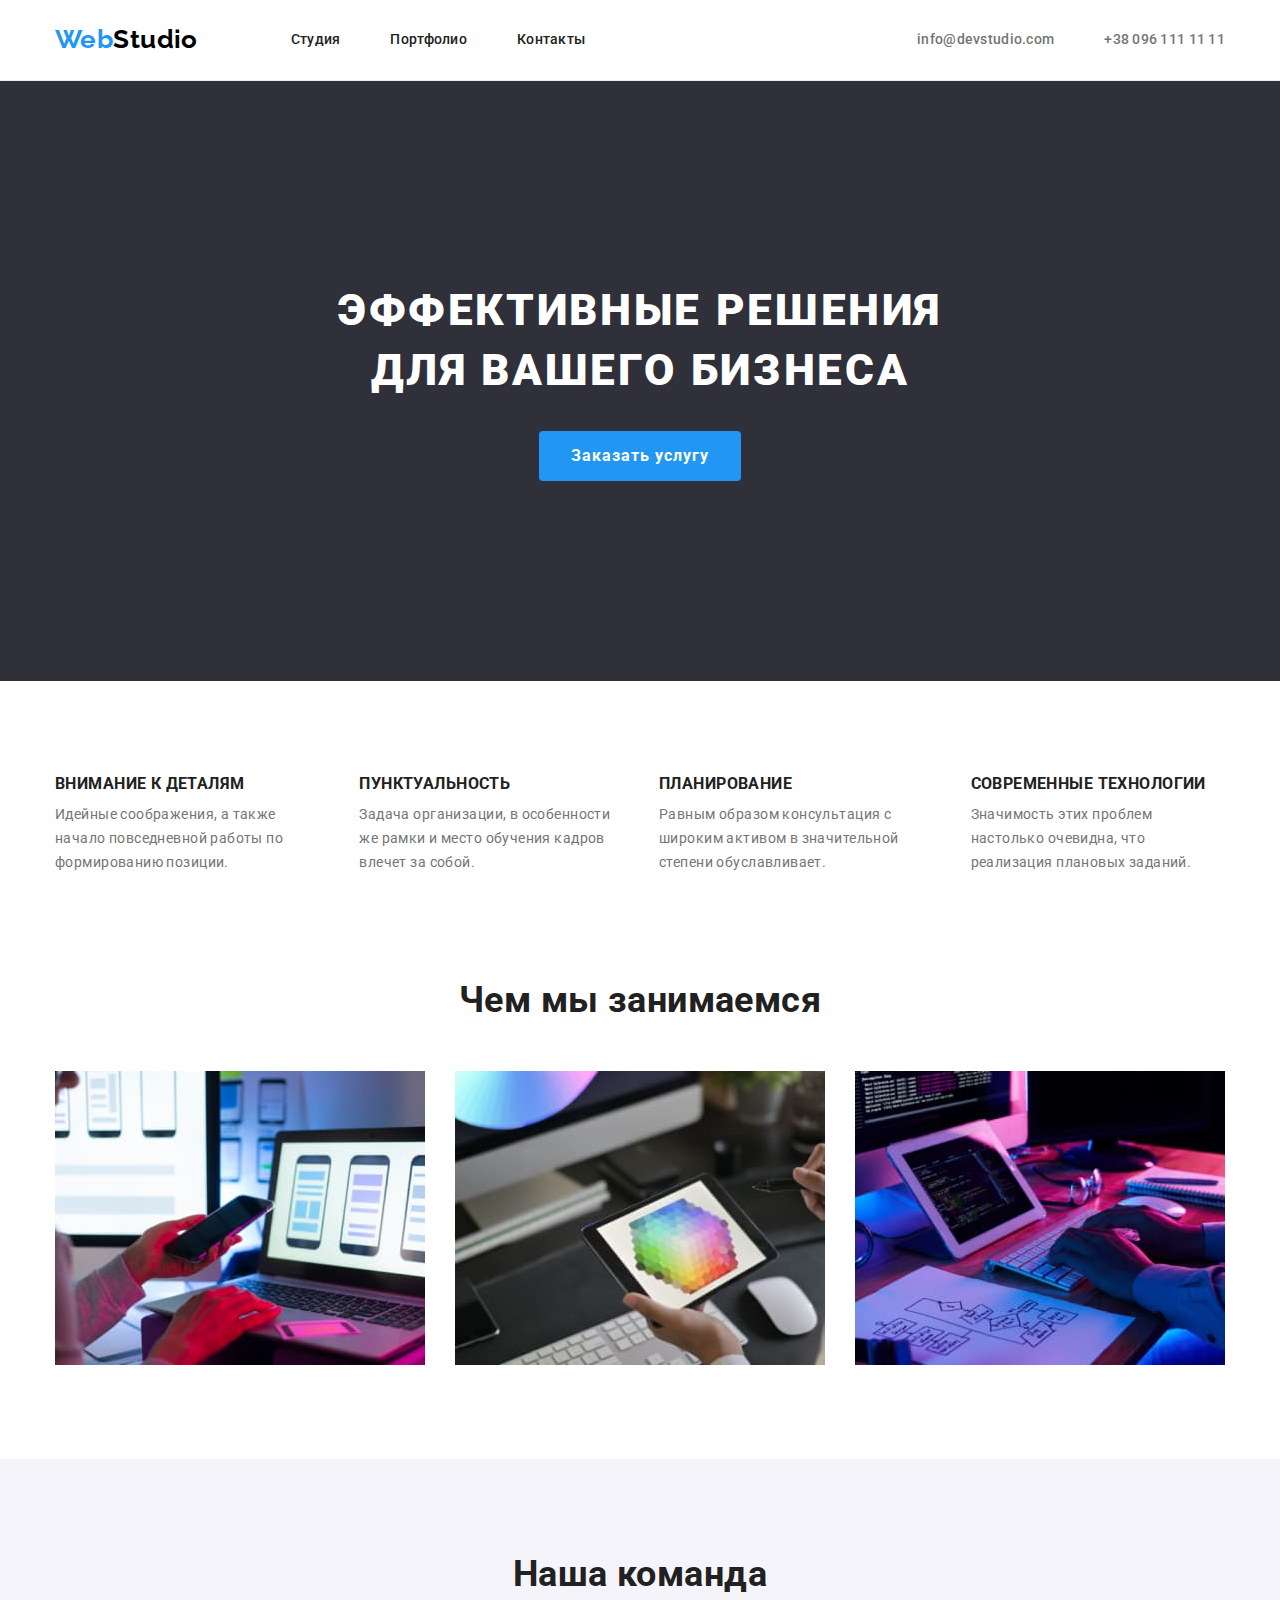
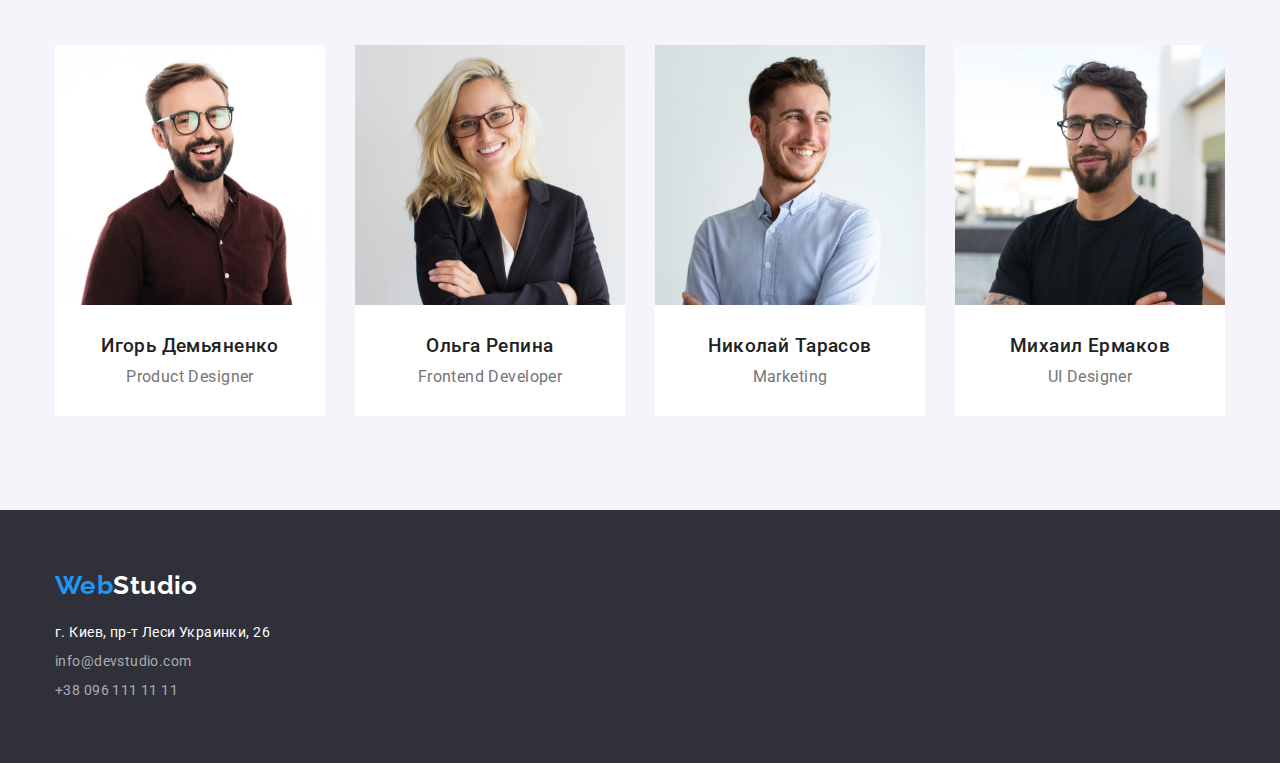
<file: index.html>
<!DOCTYPE html>
<html lang="ru">
  <head>
    <meta charset="UTF-8" />
    <meta http-equiv="X-UA-Compatible" content="IE=edge" />
    <meta name="viewport" content="width=device-width, initial-scale=1.0" />
    <title>MainPage</title>
    <link
      href="https://fonts.googleapis.com/css2?family=Raleway:wght@700&family=Roboto:wght@400;500;700;900&display=swap"
      rel="stylesheet"
    />
    <link
      rel="stylesheet"
      href="https://cdnjs.cloudflare.com/ajax/libs/modern-normalize/1.1.0/modern-normalize.min.css"
    />
    <link rel="stylesheet" href="css/styles.css" />
  </head>
  <body>
    <!--Header-->

    <header class="header-border">
      <div class="container top-bar">
        <a href="./index.html" class="logo"><span class="logo-first">Web</span>Studio</a>
        <nav>
          <ul class="site-nav list">
            <li class="list-item"><a href="./index.html" class="link">Студия</a></li>
            <li class="list-item"><a href="./portfolio.html" class="link">Портфолио</a></li>
            <li class="list-item"><a href="#" class="link">Контакты</a></li>
          </ul>
        </nav>
        <ul class="auth-nav list">
          <li class="list-item">
            <a href="mailto:info@devstudio.com" class="link">info@devstudio.com</a>
          </li>
          <li class="list-item">
            <a href="tel:+380961111111" class="link">+38 096 111 11 11</a>
          </li>
        </ul>
      </div>
    </header>

    <!--Main section-->

    <main>
      <section class="section hero">
        <h1 class="hero-title">
          Эффективные решения <br />
          для вашего бизнеса
        </h1>
        <button type="button" class="hero-button">Заказать услугу</button>
      </section>

      <!-- Features section-->

      <section class="section features">
        <div class="container features-shell">
          <h2 hidden>Наши особенности</h2>
          <ul class="features-list list">
            <li class="list-item">
              <h3 class="title">Внимание к деталям</h3>
              <p class="features-content">
                Идейные соображения, а также начало повседневной работы по формированию позиции.
              </p>
            </li>
            <li class="list-item">
              <h3 class="title">Пунктуальность</h3>
              <p class="features-content">
                Задача организации, в особенности же рамки и место обучения кадров влечет за собой.
              </p>
            </li>
            <li class="list-item">
              <h3 class="title">Планирование</h3>
              <p class="features-content">
                Равным образом консультация с широким активом в значительной степени обуславливает.
              </p>
            </li>
            <li class="list-item">
              <h3 class="title">Современные технологии</h3>
              <p class="features-content">
                Значимость этих проблем настолько очевидна, что реализация плановых заданий.
              </p>
            </li>
          </ul>
        </div>
      </section>

      <!-- Occupations section-->

      <section class="section occupation">
        <div class="container occupation-shell">
          <h2 class="section-title">Чем мы занимаемся</h2>
          <ul class="occupation-list list">
            <li class="list-item">
              <img src="./images/occupation2.jpg" alt="Мобильные приложения" width="370" />
            </li>
            <li class="list-item">
              <img src="./images/occupation3.jpg" alt="Разработка дизайна" width="370" />
            </li>
            <li class="list-item">
              <img src="./images/occupation1.jpg" alt="Десктопные приложения" width="370" />
            </li>
          </ul>
        </div>
      </section>

      <!-- Our team section-->

      <section class="section team">
        <div class="container team-shell">
          <h2 class="section-title">Наша команда</h2>
          <ul class="team-list list">
            <li class="list-item">
              <img src="./images/staff1.jpg" alt="Фото Игоря Демьяненко" width="270" />
              <h3 class="team-unit">Игорь Демьяненко</h3>
              <p class="unit-position">Product Designer</p>
            </li>
            <li class="list-item">
              <img src="./images/staff2.jpg" alt="Фото Ольги Репиной" width="270" />
              <h3 class="team-unit">Ольга Репина</h3>
              <p class="unit-position">Frontend Developer</p>
            </li>
            <li class="list-item">
              <img src="./images/staff3.jpg" alt="Фото Николая Тарасова" width="270" />
              <h3 class="team-unit">Николай Тарасов</h3>
              <p class="unit-position">Marketing</p>
            </li>
            <li class="list-item">
              <img src="./images/staff4.jpg" alt="Фото Михаила Ермакова" width="270" />
              <h3 class="team-unit">Михаил Ермаков</h3>
              <p class="unit-position">UI Designer</p>
            </li>
          </ul>
        </div>
      </section>
    </main>

    <!--Footer-->

    <footer class="section bottom">
      <div class="container bottom-shell">
        <a href="./index.html" class="logo"><span class="logo-first">Web</span>Studio</a>
        <address>
          <ul class="bottom-list list">
            <li class="list-item">
              <a
                href="https://www.google.com.ua/maps/place/%D0%B1%D1%83%D0%BB.+%D0%9B%D0%B5%D1%81%D0%B8+%D0%A3%D0%BA%D1%80%D0%B0%D0%B8%D0%BD%D0%BA%D0%B8,+26,+%D0%9A%D0%B8%D0%B5%D0%B2,+02000/@50.4267174,30.5365151,17.56z/data=!4m5!3m4!1s0x40d4cf0e033ecbe9:0x57a4dffefec77da0!8m2!3d50.4265807!4d30.538386?hl=ru"
                class="map-address link"
                >г. Киев, пр-т Леси Украинки, 26</a
              >
            </li>
            <li class="list-item">
              <a href="mailto:info@devstudio.com" class="mailphone link">info@devstudio.com</a>
            </li>
            <li class="list-item">
              <a href="tel:+380961111111" class="mailphone link">+38 096 111 11 11</a>
            </li>
          </ul>
        </address>
      </div>
    </footer>
  </body>
</html>
</file>
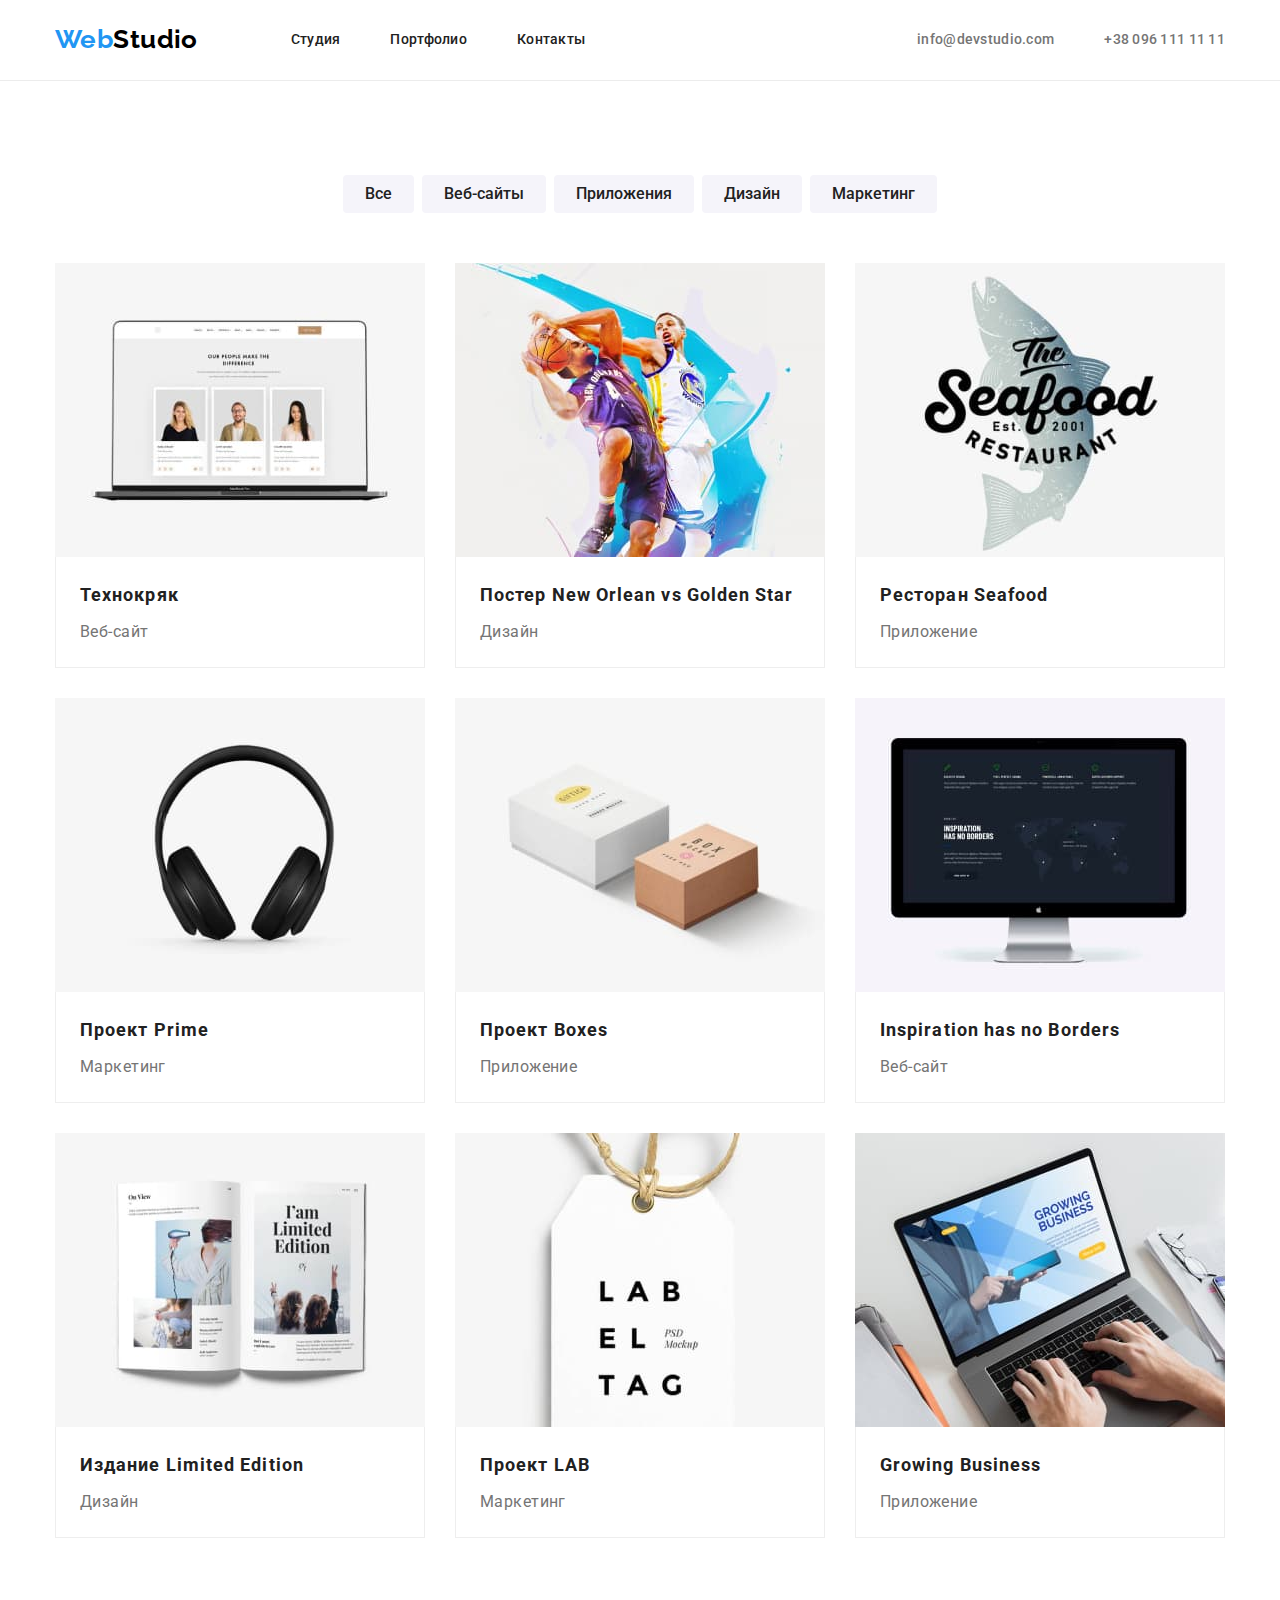
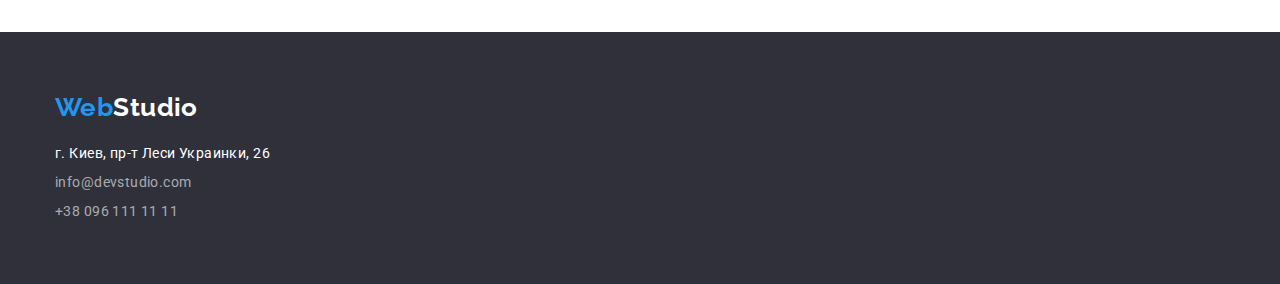
<file: portfolio.html>
<!DOCTYPE html>
<html lang="ru">
  <head>
    <meta charset="UTF-8" />
    <meta http-equiv="X-UA-Compatible" content="IE=edge" />
    <meta name="viewport" content="width=device-width, initial-scale=1.0" />
    <title>PortfolioPage</title>
    <link
      href="https://fonts.googleapis.com/css2?family=Raleway:wght@700&family=Roboto:wght@400;500;700;900&display=swap"
      rel="stylesheet"
    />
    <link
      rel="stylesheet"
      href="https://cdnjs.cloudflare.com/ajax/libs/modern-normalize/1.1.0/modern-normalize.min.css"
    />
    <link rel="stylesheet" href="./css/styles.css" />
  </head>

  <body>
    <!--Header--><!--Header--><!--Header--><!--Header--><!--Header--><!--Header--><!--Header--><!--Header-->

    <header class="header-border">
      <div class="container top-bar">
        <a href="./index.html" class="logo"><span class="logo-first">Web</span>Studio</a>
        <nav>
          <ul class="site-nav list">
            <li class="list-item"><a href="./index.html" class="link">Студия</a></li>
            <li class="list-item"><a href="./portfolio.html" class="link">Портфолио</a></li>
            <li class="list-item"><a href="#" class="link">Контакты</a></li>
          </ul>
        </nav>
        <ul class="auth-nav list">
          <li class="list-item">
            <a href="mailto:info@devstudio.com" class="link">info@devstudio.com</a>
          </li>
          <li class="list-item">
            <a href="tel:+380961111111" class="link">+38 096 111 11 11</a>
          </li>
        </ul>
      </div>
    </header>

    <!--Main section--><!--Main section--><!--Main section--><!--Main section--><!--Main section-->

    <main>
      <section class="section portfolio">
        <div class="container">
          <h1 hidden>Наши работы</h1>

          <!-- Works filter -->

          <ul class="filter-list list">
            <li class="list-item"><button type="button" class="filter-button">Все</button></li>
            <li class="list-item">
              <button type="button" class="filter-button">Веб-сайты</button>
            </li>
            <li class="list-item">
              <button type="button" class="filter-button">Приложения</button>
            </li>
            <li class="list-item"><button type="button" class="filter-button">Дизайн</button></li>
            <li class="list-item">
              <button type="button" class="filter-button">Маркетинг</button>
            </li>
          </ul>

          <!-- Works examples -->

          <ul class="filter-items list">
            <li class="list-item">
              <a href="#" class="link">
                <img src="./images/web-tech.jpg" alt="Презентация проекта технокряк" width="370" />
                <div class="link-discription">
                  <h2 class="title">Технокряк</h2>
                  <p class="filter-type">Веб-сайт</p>
                </div>
              </a>
            </li>
            <li class="list-item">
              <a href="#" class="link">
                <img
                  src="./images/design-no.jpg"
                  alt="Постер New Orlean vs Golden State Warriors"
                  width="370"
                />
                <div class="link-discription">
                  <h2 class="title">Постер New Orlean vs Golden Star</h2>
                  <p class="filter-type">Дизайн</p>
                </div>
              </a>
            </li>
            <li class="list-item">
              <a href="#" class="link">
                <img
                  src="./images/app-seafoof.jpg"
                  alt="Презентация приложения Seafood"
                  width="370"
                />
                <div class="link-discription">
                  <h2 class="title">Ресторан Seafood</h2>
                  <p class="filter-type">Приложение</p>
                </div>
              </a>
            </li>
            <li class="list-item">
              <a href="#" class="link">
                <img
                  src="./images/marketing-prime.jpg"
                  alt="Презентация проекта Prime"
                  width="370"
                />
                <div class="link-discription">
                  <h2 class="title">Проект Prime</h2>
                  <p class="filter-type">Маркетинг</p>
                </div>
              </a>
            </li>
            <li class="list-item">
              <a href="#" class="link">
                <img src="./images/app-boxes.jpg" alt="Презентация проекта Boxes" width="370" />
                <div class="link-discription">
                  <h2 class="title">Проект Boxes</h2>
                  <p class="filter-type">Приложение</p>
                </div>
              </a>
            </li>
            <li class="list-item">
              <a href="#" class="link">
                <img
                  src="./images/web-inspiration.jpg"
                  alt="Презентация проекта Inspiration has no Borders"
                  width="370"
                />
                <div class="link-discription">
                  <h2 class="title">Inspiration has no Borders</h2>
                  <p class="filter-type">Веб-сайт</p>
                </div>
              </a>
            </li>
            <li class="list-item">
              <a href="#" class="link">
                <img
                  src="./images/design-le.jpg"
                  alt="Дизайн издания Limited Edition"
                  width="370"
                />
                <div class="link-discription">
                  <h2 class="title">Издание Limited Edition</h2>
                  <p class="filter-type">Дизайн</p>
                </div>
              </a>
            </li>
            <li class="list-item">
              <a href="#" class="link">
                <img src="./images/marketing-lab.jpg" alt="Презентация проекта LAB" width="370" />
                <div class="link-discription">
                  <h2 class="title">Проект LAB</h2>
                  <p class="filter-type">Маркетинг</p>
                </div>
              </a>
            </li>
            <li class="list-item">
              <a href="#" class="link">
                <img
                  src="./images/app-gb.jpg"
                  alt="Презентация приложения Growing Business"
                  width="370"
                />
                <div class="link-discription">
                  <h2 class="title">Growing Business</h2>
                  <p class="filter-type">Приложение</p>
                </div>
              </a>
            </li>
          </ul>
        </div>
      </section>
    </main>

    <!--Footer-->

    <footer class="section bottom">
      <div class="container bottom-shell">
        <a href="./index.html" class="logo"><span class="logo-first">Web</span>Studio</a>
        <address>
          <ul class="bottom-list list">
            <li class="list-item">
              <a
                href="https://www.google.com.ua/maps/place/%D0%B1%D1%83%D0%BB.+%D0%9B%D0%B5%D1%81%D0%B8+%D0%A3%D0%BA%D1%80%D0%B0%D0%B8%D0%BD%D0%BA%D0%B8,+26,+%D0%9A%D0%B8%D0%B5%D0%B2,+02000/@50.4267174,30.5365151,17.56z/data=!4m5!3m4!1s0x40d4cf0e033ecbe9:0x57a4dffefec77da0!8m2!3d50.4265807!4d30.538386?hl=ru"
                class="map-address link"
                >г. Киев, пр-т Леси Украинки, 26</a
              >
            </li>
            <li class="list-item">
              <a href="mailto:info@devstudio.com" class="mailphone link">info@devstudio.com</a>
            </li>
            <li class="list-item">
              <a href="tel:+380961111111" class="mailphone link">+38 096 111 11 11</a>
            </li>
          </ul>
        </address>
      </div>
    </footer>
  </body>
</html>
</file>
<file: css/styles.css>
:root {
  --primary-text-color: #757575;
  --title-text-color: #212121;
  --accent-color: #2196f3;
  --primary-bgcolor: #ffffff;
  --secondary-bgcolor: #2f303a;

  --item-shadow: 0px 4px 4px rgba(0, 0, 0, 0.25);
}

body {
  margin: 0;
  background-color: var(--primary-bgcolor);
  color: var(--primary-text-color);
  font-family: Roboto, sans-serif;
  font-size: 14px;
  letter-spacing: 0.03em;
}

h1,
h2,
h3,
h4 {
  margin: 0px;
}

img {
  display: block;
  max-width: 100%;
  height: auto;
}

.link {
  text-decoration: unset;
  margin: 0px;
  padding: 0px;
}

.list {
  margin: 0;
  padding: 0;
  list-style: none;
}

.section-title {
  color: var(--title-text-color);
}

.wrap {
  width: 1600px;
  margin: 0px auto;
}
.container {
  width: 1200px;
  padding: 0 15px;
  margin: 0 auto;
}

/* Header */

.header-border {
  border-bottom: 1px solid #ececec;
}

.top-bar {
  padding-bottom: 25px;
  padding-top: 24px;
  display: flex;
  align-items: center;
}

/* Logo */

.logo {
  text-decoration: unset;
  color: #000000;
  font-family: Raleway, sans-serif;
  font-weight: 700;
  font-size: 26px;
  line-height: 1.19;
}

.logo-first {
  color: var(--accent-color);
}

/* Main navigation */

.site-nav {
  display: flex;
  margin-left: 93px;
}

.site-nav .link {
  text-decoration: unset;
  color: var(--title-text-color);
  font-weight: 500;
  line-height: 1.14;
  letter-spacing: 0.02em;
}

.site-nav > .list-item:not(:first-child),
.auth-nav > .list-item:not(:first-child) {
  margin-left: 50px;
}

.site-nav .link:hover,
.site-nav .link:focus {
  color: var(--accent-color);
}

.auth-nav {
  display: flex;
  margin-left: auto;
}

.auth-nav .link {
  color: var(--primary-text-color);
  font-weight: 500;
  line-height: 1.14;
  letter-spacing: 0.02em;
}

.auth-nav .link:hover,
.auth-nav .link:focus {
  color: var(--accent-color);
}

.section {
  padding-top: 94px;
  padding-bottom: 94px;
}
/* Hero title*/

.hero {
  padding: 200px 0;
  background-color: var(--secondary-bgcolor); /* temporarily add-ons for visualization */
  text-align: center;
}

.hero > .hero-title {
  font-weight: 900;
  font-size: 44px;
  line-height: 1.36;
  text-align: center;
  letter-spacing: 0.06em;
  color: #ffffff;
  text-transform: uppercase;
  margin: 0 0 30px;
}

/* Hero button */

.hero > .hero-button {
  color: #ffffff;
  background-color: var(--accent-color);

  font-weight: 700;
  font-size: 16px;
  line-height: 1.87;
  letter-spacing: 0.06em;
  cursor: pointer;

  padding: 10px 32px;
  display: inline-block;
  min-width: 200px;
  border: 0px;
  border-radius: 4px;
}

/* Features section */

.features .title {
  color: var(--title-text-color);
  font-weight: 700;
  line-height: 1.14;
  text-transform: uppercase;
}

.features .features-content {
  margin: 10px 0;
}

.features .features-list {
  line-height: 1.71;
  display: flex;
}

.features-list > .list-item {
  width: calc((100%-90px) / 4);
}

.features-list > .list-item:not(:first-child) {
  margin-left: 30px;
}

/* Occupation section */

.section.occupation {
  padding-top: 0px;
}

.occupation .occupation-shell {
  text-align: center;
}

.occupation .section-title {
  font-weight: 700;
  font-size: 36px;
  line-height: 1.17;

  margin: 0px auto 50px;
}

.occupation .occupation-list {
  display: flex;
}

.occupation-list > .list-item:not(:first-child) {
  margin-left: 30px;
}

/* Our tem section */

.team {
  background-color: #f5f4fa;
  font-size: 16px;
  line-height: 1.19;
  text-align: center;
}

.team .section-title {
  font-weight: 700;
  font-size: 36px;
  line-height: 1.17;

  margin-bottom: 50px;
}

.team .team-list {
  display: flex;
}

.team-list > .list-item {
  width: calc((100%-90px) / 4);
  background-color: var(--primary-bgcolor);
}

.team-list > .list-item:not(:first-child) {
  margin-left: 30px;
}

.team-unit {
  color: var(--title-text-color);
  font-weight: 500;
  margin-top: 30px;
  margin-bottom: 10px;
}

.unit-position {
  margin-top: 0px;
  margin-bottom: 30px;
}

/* Footer */

.bottom {
  padding-top: 60px;
  padding-bottom: 60px;
  background-color: var(--secondary-bgcolor);
}

.bottom .logo {
  display: inline-block;
  color: #ffffff;
  margin-bottom: 20px;
  line-height: 1.19;
}

.bottom .map-address {
  font-style: normal;
  color: #ffffff;
  line-height: 1.71;
}

.bottom .mailphone {
  font-style: normal;
  color: #ffffff99;
  line-height: 1.71;
}

.bottom-list > .list-item:not(:last-child) {
  margin-bottom: 5px;
}

.bottom .link:hover,
.bottom .link:focus {
  color: var(--accent-color);
}

/* PORTFOLIO PAGE PORTFOLIO PAGE PORTFOLIO PAGE PORTFOLIO PAGE PORTFOLIO PAGE PORTFOLIO PAGE */

/* Works filter */ /* Works filter */ /* Works filter */ /* Works filter */ /* Works filter */

.filter-list {
  display: flex;
  justify-content: center;
  margin-bottom: 50px;
}

.filter-list > .list-item + .list-item {
  margin-left: 8px;
}
.filter-button {
  background-color: #f5f4fa;
  color: var(--title-text-color);

  font-weight: 500;
  font-size: 16px;
  line-height: 1.62;
  text-align: center;

  cursor: pointer;

  border-radius: 4px;
  border: 0px;
  padding: 6px 22px;
}

.filter-button:hover,
.filter-button:focus {
  background-color: var(--accent-color);
  color: #ffffff;
}

/* Works examples */ /* Works examples */ /* Works examples */ /* Works examples */

.filter-items {
  display: flex;
  flex-wrap: wrap;
  margin-right: -30px;
  margin-bottom: -30px;

  /* display: grid;
  grid: repeat(3, 1fr) / repeat(3, 1fr);
  grid-gap: 30px; */
}

.filter-items > .list-item {
  flex-basis: calc(100% / 3 - 30px);
  margin: 0 30px 30px 0;
}

/* .filter-items > .list-item:nth-child(3n) {
  margin-right: 0px;
}

.filter-items > .list-item:nth-last-child(-n + 3) {
  margin-bottom: 0px;
} */

.filter-items > .list-item:hover,
.filter-items > .list-item:focus {
  box-shadow: var(--item-shadow);
}

.filter-items .link-discription {
  padding: 20px 24px;
  border-left: 1px solid #eeeeee;
  border-right: 1px solid #eeeeee;
  border-bottom: 1px solid #eeeeee;
}

.filter-items .title {
  color: var(--title-text-color);
  font-weight: 700;
  font-size: 18px;
  line-height: 2;
  letter-spacing: 0.06em;
}

.filter-items .filter-type {
  color: var(--primary-text-color);
  font-size: 16px;
  line-height: 1.87;

  margin: 4px 0 0;
}
</file>
